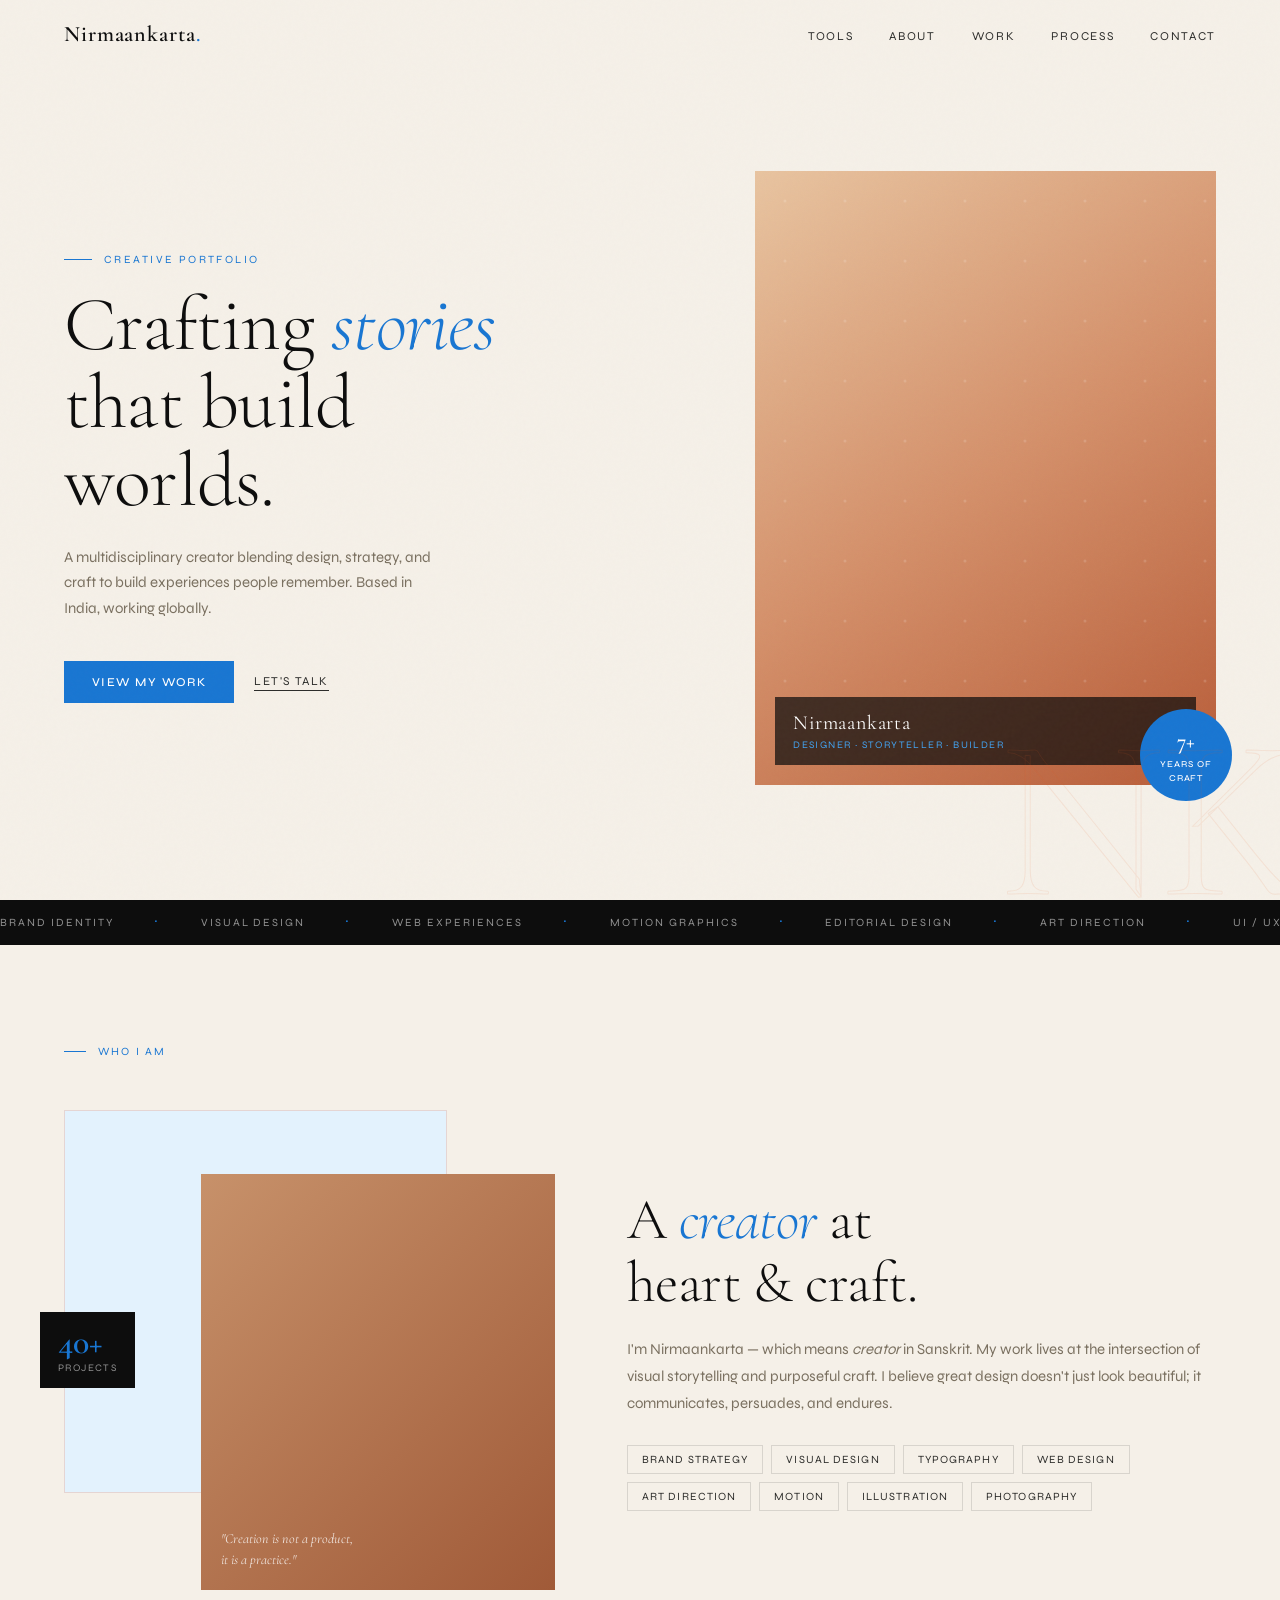
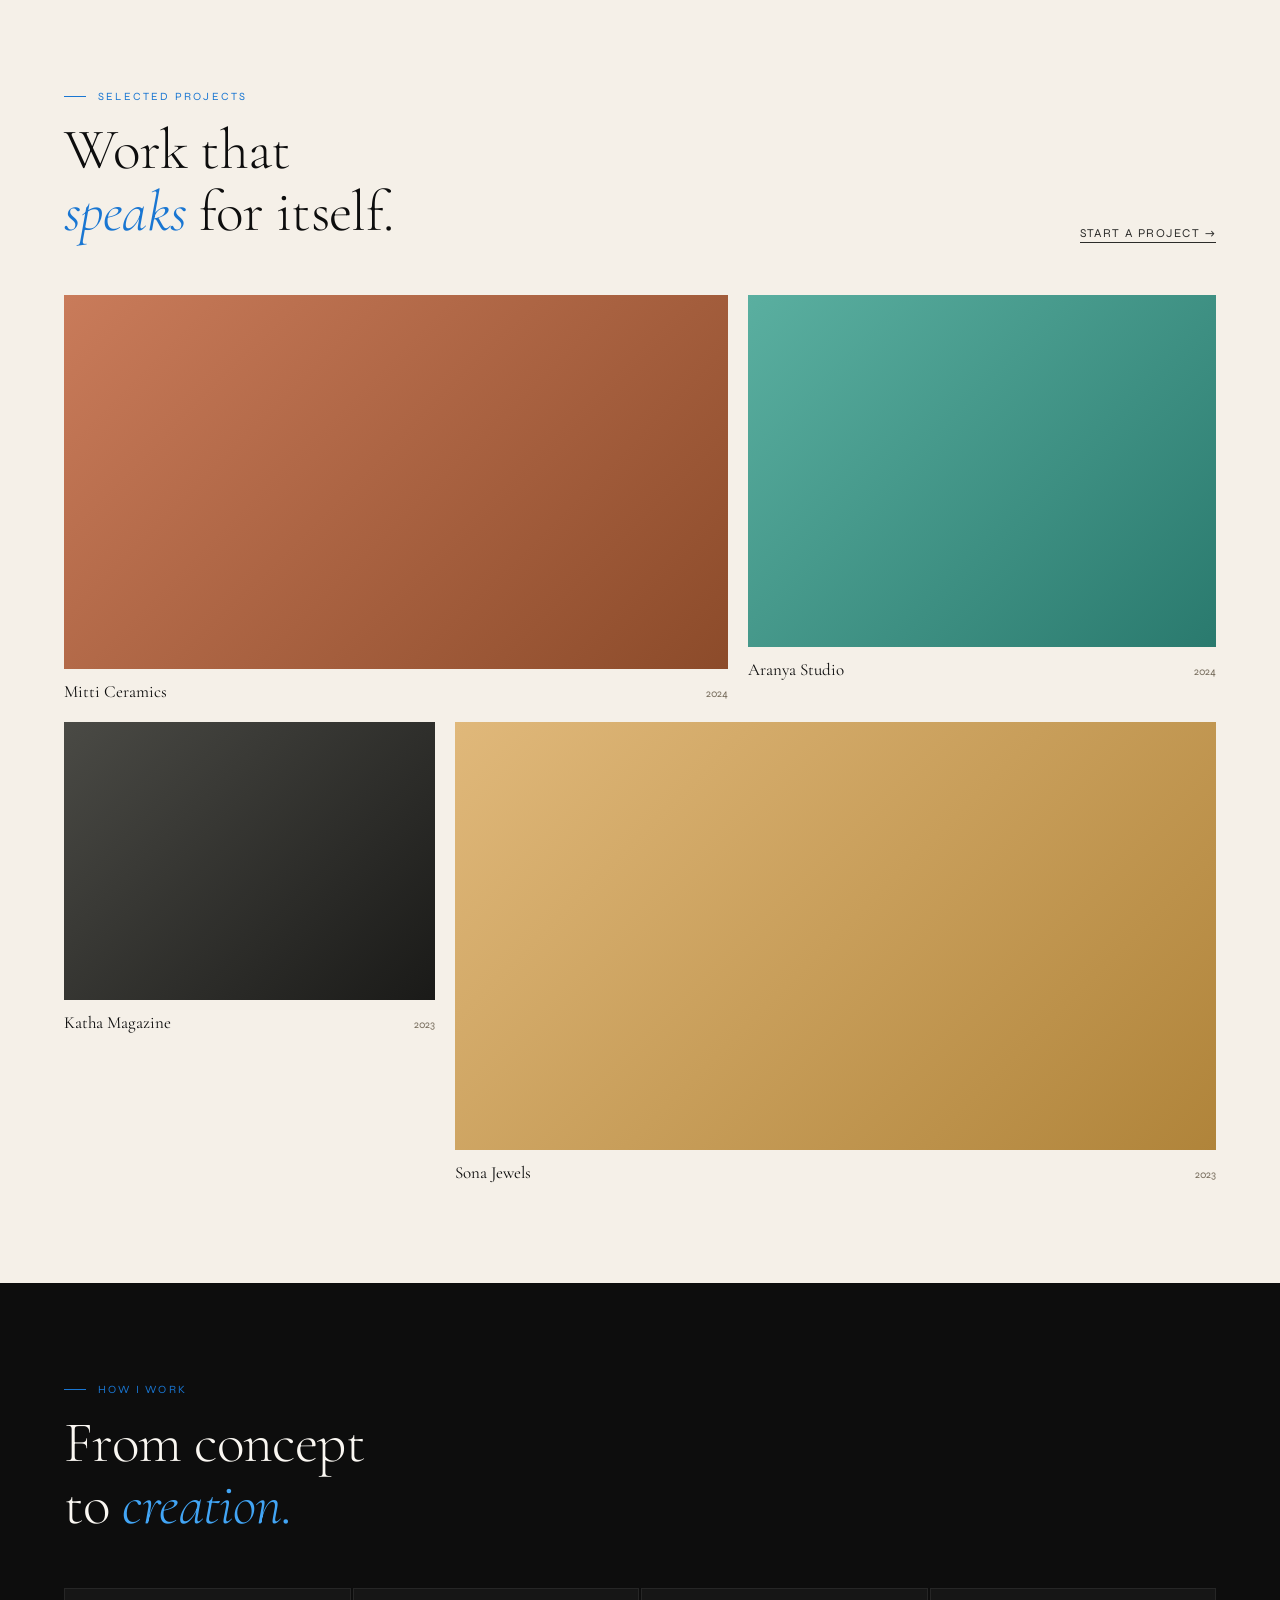
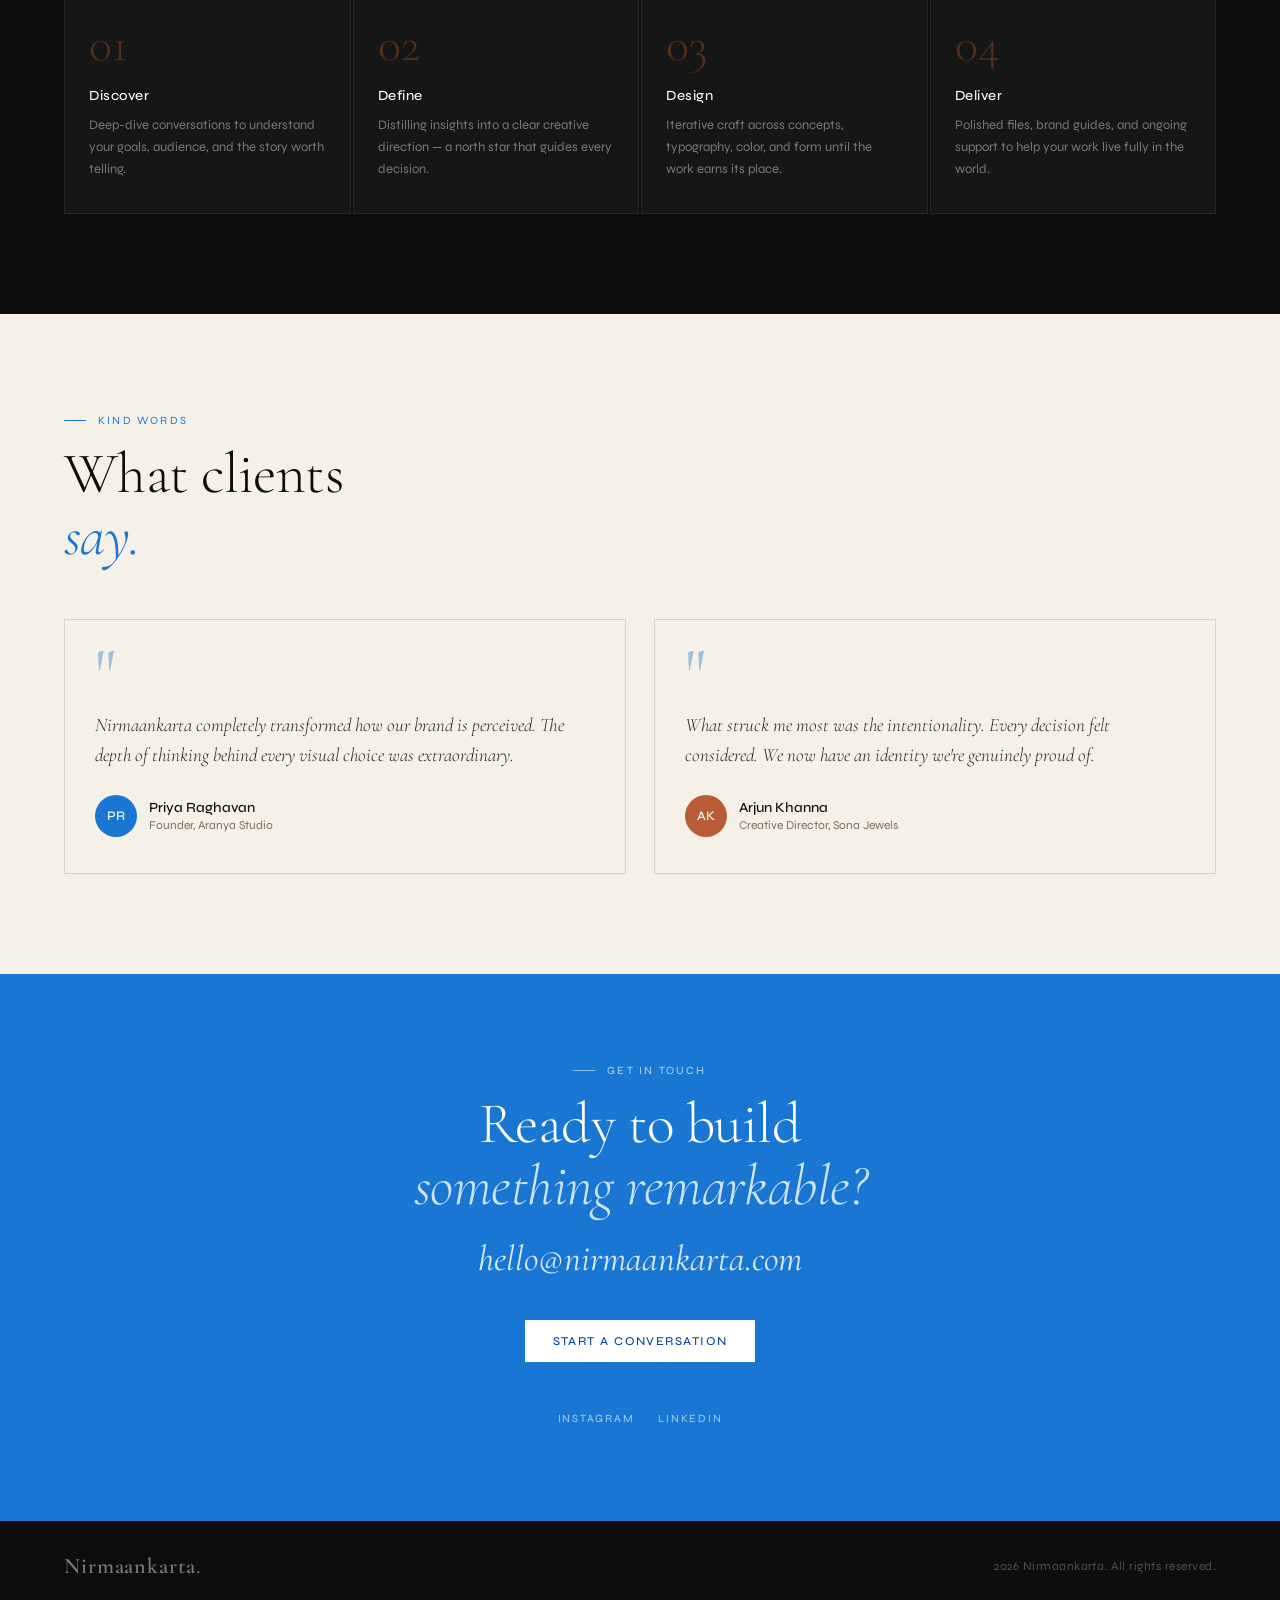
<file: index.html>
<!DOCTYPE html>
<html lang="en">
<head>
    <meta charset="UTF-8">
    <meta name="viewport" content="width=device-width, initial-scale=1.0">
    <title>Nirmaankarta — Portfolio</title>
    <link href="https://fonts.googleapis.com/css2?family=Cormorant+Garamond:ital,wght@0,300;0,400;0,600;1,300;1,400&family=Syne:wght@400;500;700;800&display=swap" rel="stylesheet">
    <link rel="stylesheet" href="style.css">

    <script src="script.js" defer></script>
</head>
<body>

<div class="cursor" id="cursor"></div>
<div class="cursor-ring" id="cursor-ring"></div>

<nav id="main-nav">
    <a href="#" class="logo">Nirmaankarta<span>.</span></a>
    <ul class="nav-links">
      <li><a href="#about">Tools</a></li>
        <li><a href="#about">About</a></li>
        <li><a href="#work">Work</a></li>
        <li><a href="#process">Process</a></li>
        <li><a href="#contact">Contact</a></li>
    </ul>
    <button class="hamburger" id="hamburger" aria-label="Toggle menu" aria-expanded="false">
        <span></span><span></span><span></span>
    </button>
</nav>

<div class="mobile-menu" id="mobile-menu" aria-label="Navigation">
    <a href="#about">About</a>
    <a href="#work">Work</a>
    <a href="#process">Process</a>
    <a href="#contact">Contact</a>
    <span class="menu-footer">Nirmaankarta · Creative Portfolio</span>
</div>

<section class="hero">
    <div class="hero-left">
        <div class="hero-eyebrow">Creative Portfolio</div>
        <h1>Crafting <em>stories</em><br>that build<br>worlds.</h1>
        <p class="hero-desc">A multidisciplinary creator blending design, strategy, and craft to build experiences people remember. Based in India, working globally.</p>
        <div class="hero-cta">
            <a href="#work" class="btn-primary">View My Work</a>
            <a href="#contact" class="btn-ghost">Let's Talk</a>
        </div>
    </div>
    <div class="hero-right">
        <div class="hero-image-frame">
            <div class="hero-frame-label">
                <div class="name">Nirmaankarta</div>
                <div class="role">Designer · Storyteller · Builder</div>
            </div>
        </div>
        <div class="hero-floating-badge">
            <span class="big">7+</span>
            Years of<br>Craft
        </div>
    </div>
    <div class="hero-bg-text" aria-hidden="true">NK</div>
</section>

<div class="marquee-wrap">
    <div class="marquee-track">
        <span>Brand Identity</span><span class="dot">·</span>
        <span>Visual Design</span><span class="dot">·</span>
        <span>Web Experiences</span><span class="dot">·</span>
        <span>Motion Graphics</span><span class="dot">·</span>
        <span>Editorial Design</span><span class="dot">·</span>
        <span>Art Direction</span><span class="dot">·</span>
        <span>UI / UX</span><span class="dot">·</span>
        <span>Illustration</span><span class="dot">·</span>
        <span>Brand Identity</span><span class="dot">·</span>
        <span>Visual Design</span><span class="dot">·</span>
        <span>Web Experiences</span><span class="dot">·</span>
        <span>Motion Graphics</span><span class="dot">·</span>
        <span>Editorial Design</span><span class="dot">·</span>
        <span>Art Direction</span><span class="dot">·</span>
        <span>UI / UX</span><span class="dot">·</span>
        <span>Illustration</span><span class="dot">·</span>
    </div>
</div>


<section id="about">
    <div class="section-eyebrow">Who I Am</div>
    <div class="about-grid">
        <div class="about-image-stack reveal">
            <div class="about-img-back"></div>
            <div class="about-img-front">
                <span class="about-img-front-label">"Creation is not a product,<br>it is a practice."</span>
            </div>
            <div class="about-stat-pill">
                <span class="num">40+</span>
                <span class="label">Projects</span>
            </div>
        </div>
        <div class="about-text reveal reveal-delay-1">
            <h2>A <em>creator</em> at<br>heart &amp; craft.</h2>
            <p>I'm Nirmaankarta — which means <em>creator</em> in Sanskrit. My work lives at the intersection of visual storytelling and purposeful craft. I believe great design doesn't just look beautiful; it communicates, persuades, and endures.</p>
            <div class="skills-row">
                <span class="skill-tag">Brand Strategy</span>
                <span class="skill-tag">Visual Design</span>
                <span class="skill-tag">Typography</span>
                <span class="skill-tag">Web Design</span>
                <span class="skill-tag">Art Direction</span>
                <span class="skill-tag">Motion</span>
                <span class="skill-tag">Illustration</span>
                <span class="skill-tag">Photography</span>
            </div>
        </div>
    </div>
</section>

<section id="work" style="padding-top:0;">
    <div class="work-header">
        <div>
            <div class="section-eyebrow">Selected Projects</div>
            <h2>Work that<br><em>speaks</em> for itself.</h2>
        </div>
        <a href="#contact" class="btn-ghost">Start a Project →</a>
    </div>
    <div class="projects-grid">
        <div class="project-card proj-a reveal">
            <div class="project-img fill-terracotta"></div>
            <div class="project-overlay">
                <div class="cat">Brand Identity</div>
                <div class="proj-title">Mitti — Artisanal Ceramics Brand</div>
                <a href="#" class="see-more">View Case Study</a>
            </div>
            <div class="project-meta"><span class="name">Mitti Ceramics</span><span class="year">2024</span></div>
        </div>
        <div class="project-card proj-b reveal reveal-delay-1">
            <div class="project-img fill-teal"></div>
            <div class="project-overlay">
                <div class="cat">Web Experience</div>
                <div class="proj-title">Aranya — Sustainable Fashion</div>
                <a href="#" class="see-more">View Case Study</a>
            </div>
            <div class="project-meta"><span class="name">Aranya Studio</span><span class="year">2024</span></div>
        </div>
        <div class="project-card proj-c reveal reveal-delay-2">
            <div class="project-img fill-ink"></div>
            <div class="project-overlay">
                <div class="cat">Editorial</div>
                <div class="proj-title">Katha — Literary Magazine</div>
                <a href="#" class="see-more">View Case Study</a>
            </div>
            <div class="project-meta"><span class="name">Katha Magazine</span><span class="year">2023</span></div>
        </div>
        <div class="project-card proj-d reveal reveal-delay-3">
            <div class="project-img fill-gold"></div>
            <div class="project-overlay">
                <div class="cat">Art Direction</div>
                <div class="proj-title">Sona — Jewellery Campaign</div>
                <a href="#" class="see-more">View Case Study</a>
            </div>
            <div class="project-meta"><span class="name">Sona Jewels</span><span class="year">2023</span></div>
        </div>
    </div>
</section>

<section id="process" class="process-section">
    <div class="section-eyebrow">How I Work</div>
    <h2 style="color:#FAF7F2;">From concept<br>to <em style="color:var(--saffron-light);">creation.</em></h2>
    <div class="process-steps">
        <div class="process-step reveal">
            <div class="step-num">01</div>
            <div class="step-title">Discover</div>
            <div class="step-desc">Deep-dive conversations to understand your goals, audience, and the story worth telling.</div>
        </div>
        <div class="process-step reveal reveal-delay-1">
            <div class="step-num">02</div>
            <div class="step-title">Define</div>
            <div class="step-desc">Distilling insights into a clear creative direction — a north star that guides every decision.</div>
        </div>
        <div class="process-step reveal reveal-delay-2">
            <div class="step-num">03</div>
            <div class="step-title">Design</div>
            <div class="step-desc">Iterative craft across concepts, typography, color, and form until the work earns its place.</div>
        </div>
        <div class="process-step reveal reveal-delay-3">
            <div class="step-num">04</div>
            <div class="step-title">Deliver</div>
            <div class="step-desc">Polished files, brand guides, and ongoing support to help your work live fully in the world.</div>
        </div>
    </div>
</section>

<section>
    <div class="section-eyebrow">Kind Words</div>
    <h2>What clients<br><em>say.</em></h2>
    <div class="testimonials-wrap">
        <div class="testimonial-card reveal">
            <span class="quote-mark">"</span>
            <p class="testimonial-text">Nirmaankarta completely transformed how our brand is perceived. The depth of thinking behind every visual choice was extraordinary.</p>
            <div class="testimonial-author">
                <div class="author-avatar av-1">PR</div>
                <div><div class="author-name">Priya Raghavan</div><div class="author-title">Founder, Aranya Studio</div></div>
            </div>
        </div>
        <div class="testimonial-card reveal reveal-delay-1">
            <span class="quote-mark">"</span>
            <p class="testimonial-text">What struck me most was the intentionality. Every decision felt considered. We now have an identity we're genuinely proud of.</p>
            <div class="testimonial-author">
                <div class="author-avatar av-2">AK</div>
                <div><div class="author-name">Arjun Khanna</div><div class="author-title">Creative Director, Sona Jewels</div></div>
            </div>
        </div>
    </div>
</section>

<section id="contact" class="contact-section">
    <div class="section-eyebrow">Get in Touch</div>
    <h2>Ready to build<br><em style="color:rgba(255,255,255,0.8);">something remarkable?</em></h2>
    <a href="mailto:hello@nirmaankarta.com" class="contact-email">hello@nirmaankarta.com</a>
    <a href="mailto:hello@nirmaankarta.com" class="btn-primary">Start a Conversation</a>
    <div class="social-row">
        <a href="https://www.instagram.com/nirmaankarta/" class="social-link">Instagram</a>
        <a href="https://www.linkedin.com/company/nirmaankarta" class="social-link">LinkedIn</a>
    </div>
</section>

<footer>
    <a href="#" class="logo">Nirmaankarta<span>.</span></a>
    <p>2026 Nirmaankarta. All rights reserved.</p>
</footer>

<script src="script.js"></script>
</body>
</html>
</file>
<file: style.css>
:root {
  --ink: #0D0D0D;
  --paper: #F5F0E8;
  --warm-white: #FAF7F2;
  --saffron: #1976D2;
  --saffron-deep: #0D47A1;
  --saffron-light: #42A5F5;
  --saffron-pale: #E3F2FD;
  --terracotta: #B85C38;
  --charcoal: #2C2C2A;
  --muted: #7A7060;
  --border: rgba(13,13,13,0.12);
  --nav-h: 68px;
}

*, *::before, *::after { margin: 0; padding: 0; box-sizing: border-box; }
html { scroll-behavior: smooth; }

body {
  background: var(--paper);
  color: var(--ink);
  font-family: 'Syne', sans-serif;
  font-size: 16px;
  overflow-x: hidden;
}

@media (hover: hover) and (pointer: fine) {
  body { cursor: none; }
  .cursor, .cursor-ring { display: block; }
}

/* Base Cursor Styles */
.cursor, .cursor-ring {
    position: fixed;
    top: 0;
    left: 0;
    width: 8px;
    height: 8px;
    background-color: #000; /* Adjust to your brand color */
    border-radius: 50%;
    pointer-events: none; /* VERY IMPORTANT: Allows clicks to pass through */
    user-select: none;
    z-index: 9999;
    /* This ensures the center of the dot is on the mouse tip */
    margin-left: -4px; 
    margin-top: -4px;
    transition: transform 0.1s ease-out; 
}

/* The Outer Ring */
.cursor-ring {
    width: 30px;
    height: 30px;
    background-color: transparent;
    border: 1px solid rgba(0, 0, 0, 0.5);
    margin-left: -15px;
    margin-top: -15px;
    /* Slightly slower transition for a "lag" effect */
    transition: transform 0.2s ease-out, width 0.3s, height 0.3s;
}

/* Hover State effect (from JS) */
.cursor-active {
    width: 50px;
    height: 50px;
    margin-left: -25px;
    margin-top: -25px;
    background-color: rgba(0, 0, 0, 0.05);
}

/* Hide the default system cursor if you want a fully custom feel */
body {
    cursor: none;
}
a, button {
    cursor: none;
}body::before {
  content: '';
  position: fixed; inset: 0;
  background-image: url("data:image/svg+xml,%3Csvg viewBox='0 0 256 256' xmlns='http://www.w3.org/2000/svg'%3E%3Cfilter id='n'%3E%3CfeTurbulence type='fractalNoise' baseFrequency='0.9' numOctaves='4' stitchTiles='stitch'/%3E%3C/filter%3E%3Crect width='100%25' height='100%25' filter='url(%23n)' opacity='0.04'/%3E%3C/svg%3E");
  pointer-events: none; z-index: 1000; opacity: .45;
}

/* ── Nav ── */
nav {
  position: fixed; top: 0; left: 0; right: 0;
  height: var(--nav-h);
  display: flex; align-items: center; justify-content: space-between;
  padding: 0 5vw; z-index: 200;
  transition: background .3s, border-color .3s;
}

nav.scrolled {
  background: rgba(245,240,232,.95);
  backdrop-filter: blur(12px);
  -webkit-backdrop-filter: blur(12px);
  border-bottom: 1px solid var(--border);
}

.logo {
  font-family: 'Cormorant Garamond', serif;
  font-size: 22px; font-weight: 600;
  letter-spacing: .04em; color: var(--ink);
  text-decoration: none; position: relative; z-index: 201;
}

.logo span { color: var(--saffron); }
.nav-links { display: flex; gap: 36px; list-style: none; }
.nav-links a {
  font-size: 12px; letter-spacing: .14em;
  text-transform: uppercase; color: var(--charcoal);
  text-decoration: none; transition: color .2s; position: relative;
}

.nav-links a::after {
  content: ''; position: absolute; bottom: -2px; left: 0;
  width: 0; height: 1.5px; background: var(--saffron); transition: width .3s ease;
}

.nav-links a:hover { color: var(--saffron); }
.nav-links a:hover::after { width: 100%; }

/* Hamburger */
.hamburger {
  display: none; flex-direction: column;
  justify-content: center; gap: 5px;
  width: 44px; height: 44px;
  background: none; border: none; cursor: pointer; padding: 6px;
  position: relative; z-index: 201; -webkit-tap-highlight-color: transparent;
}

.hamburger span {
  display: block; width: 24px; height: 1.5px;
  background: var(--ink); transition: transform .3s ease, opacity .3s ease, width .3s ease;
  transform-origin: center;
}

.hamburger.open span:nth-child(1) { transform: translateY(6.5px) rotate(45deg); }
.hamburger.open span:nth-child(2) { opacity: 0; width: 0; }
.hamburger.open span:nth-child(3) { transform: translateY(-6.5px) rotate(-45deg); }

/* Mobile drawer */
.mobile-menu {
  display: none; position: fixed; inset: 0;
  background: var(--paper); z-index: 199;
  flex-direction: column; align-items: center; justify-content: center; gap: 8px;
  opacity: 0; transform: translateY(-10px);
  transition: opacity .3s ease, transform .3s ease; pointer-events: none;
}

.mobile-menu.open { opacity: 1; transform: translateY(0); pointer-events: all; }
.mobile-menu a {
  font-family: 'Cormorant Garamond', serif;
  font-size: clamp(38px, 10vw, 58px); font-weight: 300;
  color: var(--ink); text-decoration: none; letter-spacing: -.01em;
  transition: color .2s; padding: 8px 24px;
}

.mobile-menu a:hover, .mobile-menu a:active { color: var(--saffron); }
.menu-footer {
  position: absolute; bottom: 36px;
  font-size: 11px; letter-spacing: .18em;
  text-transform: uppercase; color: var(--muted);
}

/* ── Hero ── */
.hero {
  min-height: 100svh;
  display: grid; grid-template-columns: 1fr 1fr;
  align-items: center; gap: 40px;
  padding: calc(var(--nav-h) + 48px) 5vw 60px;
  position: relative; overflow: hidden;
}

.hero-bg-text {
  position: absolute; bottom: -4vh; right: -2vw;
  font-family: 'Cormorant Garamond', serif;
  font-size: clamp(90px,18vw,260px); font-weight: 300;
  color: transparent; -webkit-text-stroke: 1px rgba(232,98,42,.1);
  letter-spacing: -.02em; pointer-events: none; user-select: none; line-height: 1;
}

.hero-eyebrow {
  font-size: 11px; letter-spacing: .22em; text-transform: uppercase;
  color: var(--saffron); margin-bottom: 20px;
  display: flex; align-items: center; gap: 12px;
}

.hero-eyebrow::before {
  content: ''; display: inline-block;
  width: 28px; height: 1px; background: var(--saffron); flex-shrink: 0;
}

h1 {
  font-family: 'Cormorant Garamond', serif;
  font-size: clamp(44px, 6vw, 96px); font-weight: 300;
  line-height: 1.02; letter-spacing: -.01em;
  color: var(--ink); margin-bottom: 24px;
}

h1 em { font-style: italic; color: var(--saffron); }

.hero-desc {
  font-size: 15px; line-height: 1.7; color: var(--muted);
  max-width: 380px; margin-bottom: 40px;
}

.hero-cta { display: flex; gap: 20px; align-items: center; flex-wrap: wrap; }

.btn-primary {
  background: var(--saffron); color: #fff; border: none;
  padding: 14px 28px; font-family: 'Syne', sans-serif;
  font-size: 12px; font-weight: 500; letter-spacing: .12em;
  text-transform: uppercase; text-decoration: none;
  transition: background .2s, transform .15s; display: inline-block;
  white-space: nowrap; -webkit-tap-highlight-color: transparent;
}

.btn-primary:hover { background: var(--saffron-deep); transform: translateY(-1px); }
.btn-primary:active { transform: scale(.97); }

.btn-ghost {
  font-size: 12px; letter-spacing: .12em; text-transform: uppercase;
  color: var(--charcoal); text-decoration: none;
  border-bottom: 1px solid var(--charcoal); padding-bottom: 2px;
  transition: color .2s, border-color .2s; white-space: nowrap;
}

.btn-ghost:hover { color: var(--saffron); border-color: var(--saffron); }

.hero-right { display: flex; justify-content: flex-end; align-items: center; position: relative; }

.hero-image-frame {
  width: clamp(200px, 36vw, 500px); aspect-ratio: 3/4;
  background: linear-gradient(145deg,#E8C4A0,#D4906A,#B85C38);
  position: relative; overflow: hidden;
}

.hero-image-frame::before {
  content: ''; position: absolute; inset: 0;
  background: url("data:image/svg+xml,%3Csvg xmlns='http://www.w3.org/2000/svg' width='60' height='60'%3E%3Ccircle cx='30' cy='30' r='1.5' fill='rgba(255,255,255,0.15)'/%3E%3C/svg%3E");
}

.hero-frame-label {
  position: absolute; bottom: 20px; left: 20px; right: 20px;
  background: rgba(13,13,13,.72); backdrop-filter: blur(8px);
  -webkit-backdrop-filter: blur(8px); padding: 14px 18px; color: #fff;
}

.hero-frame-label .name { font-family:'Cormorant Garamond',serif; font-size: 20px; font-weight: 400; letter-spacing:.04em; }
.hero-frame-label .role { font-size: 10px; letter-spacing:.14em; text-transform:uppercase; color:var(--saffron-light); margin-top:4px; }

.hero-floating-badge {
  position: absolute; bottom: -16px; right: -16px;
  width: 92px; height: 92px; background: var(--saffron);
  border-radius: 50%; display: flex; flex-direction: column;
  align-items: center; justify-content: center;
  color: #fff; font-size: 9px; letter-spacing: .1em;
  text-transform: uppercase; text-align: center; line-height: 1.5;
  font-weight: 500; animation: spin-slow 18s linear infinite;
}

@keyframes spin-slow { to { transform: rotate(360deg); } }
.hero-floating-badge .big { font-family:'Cormorant Garamond',serif; font-size:22px; font-weight:600; letter-spacing:0; display:block; }

/* ── Marquee ── */
.marquee-wrap { overflow: hidden; padding: 16px 0; background: var(--ink); }
.marquee-track {
  display: flex; gap: 40px;
  animation: marquee 22s linear infinite;
  white-space: nowrap; width: max-content;
}

.marquee-track span { font-size:11px; letter-spacing:.18em; text-transform:uppercase; color:rgba(255,255,255,.55); }
.marquee-track .dot { color:var(--saffron); font-size:16px; line-height:.6; vertical-align:middle; }
@keyframes marquee { to { transform: translateX(-50%); } }

/* ── Sections ── */
section { padding: 100px 5vw; }
.section-eyebrow {
  font-size: 11px; letter-spacing: .2em; text-transform: uppercase;
  color: var(--saffron); margin-bottom: 16px;
  display: flex; align-items: center; gap: 12px;
}

.section-eyebrow::before { content:''; display:inline-block; width:22px; height:1px; background:var(--saffron); flex-shrink:0; }

h2 {
  font-family: 'Cormorant Garamond', serif;
  font-size: clamp(32px, 4.5vw, 60px); font-weight: 300;
  line-height: 1.08; letter-spacing: -.01em; color: var(--ink);
}

h2 em { font-style: italic; color: var(--saffron); }

/* ── About ── */
.about-grid { display:grid; grid-template-columns:1fr 1.2fr; gap:72px; align-items:center; margin-top:52px; }
.about-image-stack { position:relative; height:480px; }
.about-img-back { position:absolute; top:0; left:0; width:78%; aspect-ratio:1; background:var(--saffron-pale); border:1px solid rgba(232,98,42,.2); }
.about-img-front {
  position:absolute; bottom:0; right:0; width:72%; aspect-ratio:.85;
  background:linear-gradient(135deg,#C7916A 0%,#A05A38 100%);
  display:flex; align-items:flex-end; padding:20px;
}

.about-img-front-label { font-family:'Cormorant Garamond',serif; font-size:14px; color:rgba(255,255,255,.8); font-style:italic; line-height:1.5; }
.about-stat-pill {
  position:absolute; top:50%; left:-24px; transform:translateY(-50%);
  background:var(--ink); color:#fff; padding:14px 18px;
  display:flex; flex-direction:column; gap:2px;
}

.about-stat-pill .num { font-family:'Cormorant Garamond',serif; font-size:34px; font-weight:600; color:var(--saffron); line-height:1; }
.about-stat-pill .label { font-size:10px; letter-spacing:.14em; text-transform:uppercase; color:rgba(255,255,255,.55); }
.about-text h2 { margin-bottom:22px; }
.about-text p { font-size:15px; line-height:1.8; color:var(--muted); margin-bottom:18px; }
.skills-row { display:flex; flex-wrap:wrap; gap:8px; margin-top:28px; }

.skill-tag {
  background:transparent; border:1px solid var(--border);
  padding:7px 14px; font-size:11px; letter-spacing:.1em;
  text-transform:uppercase; color:var(--charcoal);
  transition:background .2s, border-color .2s, color .2s;
}

.skill-tag:hover { background:var(--saffron-pale); border-color:var(--saffron); color:var(--saffron-deep); }

/* ── Work ── */
.work-header { display:flex; justify-content:space-between; align-items:flex-end; margin-bottom:52px; gap:20px; }
.projects-grid { display:grid; grid-template-columns:repeat(12,1fr); gap:20px; }
.project-card { position:relative; overflow:hidden; }
.proj-a { grid-column:1/8; }
.proj-b { grid-column:8/13; }
.proj-c { grid-column:1/5; }
.proj-d { grid-column:5/13; }

.project-img { width:100%; display:block; transition:transform .5s cubic-bezier(.25,.46,.45,.94); }
.proj-a .project-img { aspect-ratio:16/9; }
.proj-b .project-img { aspect-ratio:4/3; }
.proj-c .project-img { aspect-ratio:4/3; }
.proj-d .project-img { aspect-ratio:16/9; }

.project-card:hover .project-img { transform:scale(1.04); }
.project-overlay {
  position:absolute; inset:0; background:rgba(13,13,13,.76);
  opacity:0; transition:opacity .3s;
  display:flex; flex-direction:column; justify-content:flex-end; padding:24px;
}

@media (hover:none) { .project-overlay { opacity:1; background:linear-gradient(to top,rgba(13,13,13,.85) 0%,transparent 65%); } }
.project-card:hover .project-overlay { opacity:1; }

.project-overlay .cat { font-size:10px; letter-spacing:.18em; text-transform:uppercase; color:var(--saffron-light); margin-bottom:6px; }
.project-overlay .proj-title { font-family:'Cormorant Garamond',serif; font-size:clamp(15px,2.2vw,24px); font-weight:400; color:#fff; margin-bottom:14px; }
.project-overlay .see-more { font-size:11px; letter-spacing:.14em; text-transform:uppercase; color:#fff; border-bottom:1px solid rgba(255,255,255,.4); display:inline-block; padding-bottom:2px; text-decoration:none; }

.project-meta { padding:12px 0 0; display:flex; justify-content:space-between; align-items:baseline; }
.project-meta .name { font-family:'Cormorant Garamond',serif; font-size:17px; font-weight:400; }
.project-meta .year { font-size:11px; color:var(--muted); }

.fill-terracotta { background:linear-gradient(135deg,#C97B5A 0%,#8C4B2A 100%); }
.fill-teal      { background:linear-gradient(135deg,#5AAFA0 0%,#2A7A6E 100%); }
.fill-ink       { background:linear-gradient(135deg,#4A4A45 0%,#1A1A18 100%); }
.fill-gold      { background:linear-gradient(135deg,#E0B87A 0%,#B0843A 100%); }

/* ── Process ── */
.process-section { background:var(--ink); }
.process-section .section-eyebrow { color:var(--saffron); }
.process-section .section-eyebrow::before { background:var(--saffron); }
.process-steps { display:grid; grid-template-columns:repeat(4,1fr); gap:2px; margin-top:52px; }
.process-step { background:rgba(255,255,255,.04); padding:32px 24px; border:1px solid rgba(255,255,255,.07); transition:background .2s; }
.process-step:hover { background:rgba(232,98,42,.1); }

.step-num { font-family:'Cormorant Garamond',serif; font-size:48px; font-weight:300; color:rgba(232,98,42,.3); line-height:1; margin-bottom:18px; }
.step-title { font-size:14px; font-weight:500; color:var(--warm-white); margin-bottom:10px; letter-spacing:.04em; }
.step-desc { font-size:13px; line-height:1.7; color:rgba(255,255,255,.42); }

/* ── Testimonials ── */
.testimonials-wrap { display:grid; grid-template-columns:1fr 1fr; gap:28px; margin-top:52px; }
.testimonial-card { border:1px solid var(--border); padding:36px 30px; transition:border-color .2s; }
.testimonial-card:hover { border-color:var(--saffron); }

.quote-mark { font-family:'Cormorant Garamond',serif; font-size:72px; color:var(--saffron); line-height:.5; margin-bottom:18px; display:block; opacity:.4; }
.testimonial-text { font-family:'Cormorant Garamond',serif; font-size:19px; font-weight:300; font-style:italic; line-height:1.6; color:var(--charcoal); margin-bottom:24px; }

.testimonial-author { display:flex; align-items:center; gap:12px; }
.author-avatar { width:42px; height:42px; border-radius:50%; display:flex; align-items:center; justify-content:center; font-size:13px; font-weight:500; color:#fff; flex-shrink:0; }
.av-1{background:var(--saffron);} .av-2{background:var(--terracotta);} .av-3{background:#2A7A6E;} .av-4{background:#3A5A8A;}
.author-name { font-size:14px; font-weight:500; }
.author-title { font-size:12px; color:var(--muted); margin-top:2px; }

/* ── Contact ── */
.contact-section { background:var(--saffron); text-align:center; padding:90px 6vw; }
.contact-section .section-eyebrow { justify-content:center; color:rgba(255,255,255,.7); }
.contact-section .section-eyebrow::before { background:rgba(255,255,255,.5); }
.contact-section h2 { color:#fff; }
.contact-email { font-family:'Cormorant Garamond',serif; font-size:clamp(17px,3vw,36px); color:rgba(255,255,255,.85); font-style:italic; display:block; margin:20px 0 40px; text-decoration:none; transition:color .2s; word-break:break-all; }
.contact-email:hover { color:#fff; }

.contact-section .btn-primary { background:#fff; color:var(--saffron-deep); }
.contact-section .btn-primary:hover { background:var(--paper); }

.social-row { display:flex; justify-content:center; flex-wrap:wrap; gap:24px; margin-top:44px; }
.social-link { font-size:11px; letter-spacing:.16em; text-transform:uppercase; color:rgba(255,255,255,.65); text-decoration:none; transition:color .2s; padding:6px 0; }
.social-link:hover { color:#fff; }

/* ── Footer ── */
footer { background:var(--ink); padding:32px 5vw; display:flex; justify-content:space-between; align-items:center; flex-wrap:wrap; gap:10px; }
footer .logo { color:rgba(255,255,255,.45); }
footer .logo span { color:var(--saffron); }
footer p { font-size:12px; color:rgba(255,255,255,.28); letter-spacing:.04em; }

/* ── Reveal ── */
.reveal { opacity:0; transform:translateY(24px); transition:opacity .65s ease, transform .65s ease; }
.reveal.visible { opacity:1; transform:translateY(0); }
.reveal-delay-1 { transition-delay:.1s; }
.reveal-delay-2 { transition-delay:.2s; }
.reveal-delay-3 { transition-delay:.3s; }

/* ── Responsive ── */
@media (max-width:1100px) {
  .projects-grid { grid-template-columns:repeat(6,1fr); }
  .proj-a { grid-column:1/7; grid-row:1; }
  .proj-b { grid-column:1/4; grid-row:2; }
  .proj-c { grid-column:4/7; grid-row:2; }
  .proj-d { grid-column:1/7; grid-row:3; }
}

@media (max-width:860px) {
  .nav-links { display:none; }
  .hamburger { display:flex; }
  .mobile-menu { display:flex; }
  .hero { grid-template-columns:1fr; gap:44px; }
  .about-grid { grid-template-columns:1fr; }
  .process-steps { grid-template-columns:1fr 1fr; }
}

@media (max-width:600px) {
  .process-steps { grid-template-columns:1fr; }
  .projects-grid { grid-template-columns:1fr; }
}
</file>
